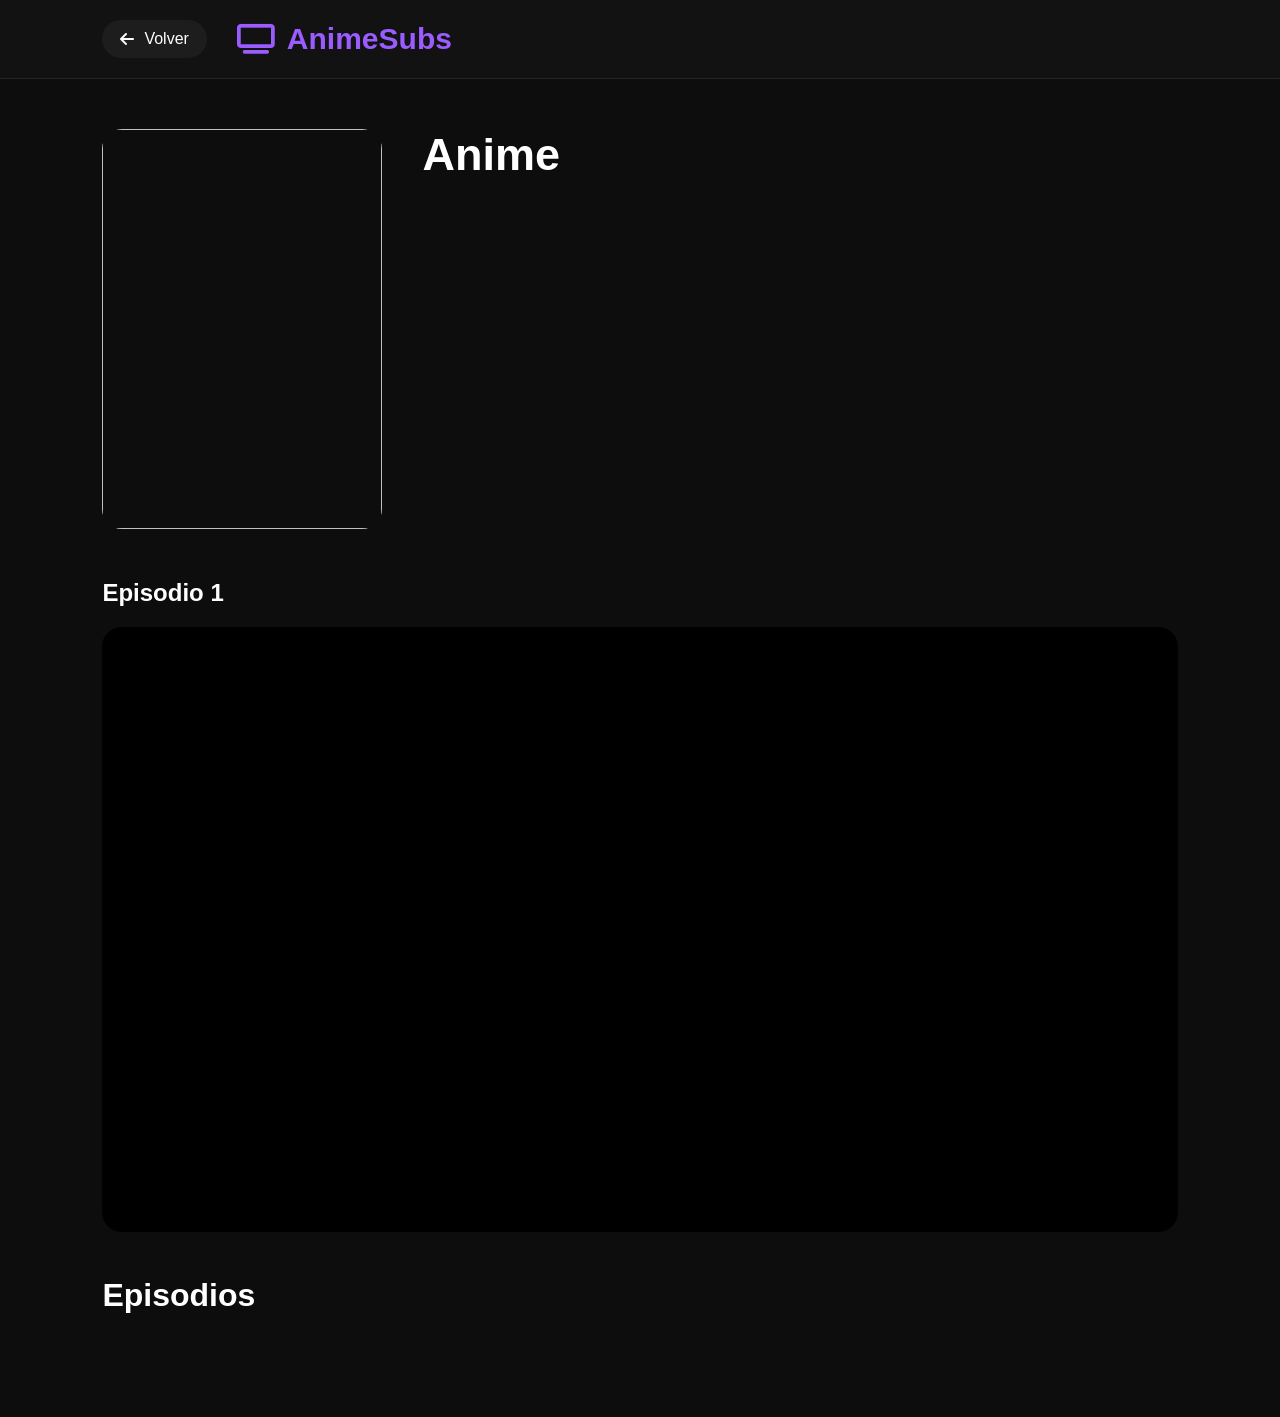
<file: anime.html>
<!DOCTYPE html>
<html lang="es">

<head>

<meta charset="UTF-8">

<meta name="viewport" content="width=device-width, initial-scale=1.0">

<title>AnimeSubs</title>


<link rel="stylesheet" href="anime.css">

<link rel="stylesheet" href="https://cdn.plyr.io/3.7.8/plyr.css">

<link rel="stylesheet"
href="https://cdnjs.cloudflare.com/ajax/libs/font-awesome/6.7.2/css/all.min.css">


</head>


<body>


<header>


<a href="index.html" class="back">

<i class="fa-solid fa-arrow-left"></i>

Volver

</a>


<div class="logo-page">

    <i class="fa-solid fa-tv"></i>

    <h1 class="as">
        AnimeSubs
    </h1>

</div>


</header>





<main>


<section class="anime-info">


<img id="cover">



<div class="info">


<h2 id="title">
Anime
</h2>



<p id="genre"></p>

<p id="type"></p>

<p id="year"></p>

<p id="rating"></p>

<p id="status"></p>


<p id="description"></p>


</div>


</section>








<section class="player">


<h2 id="episodeTitle">
Episodio 1
</h2>


<div class="video-container">

    <div id="playerMessage"></div>

    <video id="video" playsinline></video>

    <iframe
        id="iframePlayer"
        allowfullscreen
        allow="autoplay; fullscreen"
        frameborder="0">
    </iframe>

</div>


</section>








<section id="episodesSection">


<h2 class="title">
Episodios
</h2>


<div id="episodes">


</div>


</section>









<section>


<br>


<div id="seasons">


</div>


</section>







</main>

<script>

const savedTheme = localStorage.getItem("theme");

if(savedTheme === "light"){
    document.body.classList.add("light");
}

</script>

<script src="https://cdn.plyr.io/3.7.8/plyr.polyfilled.js"></script>
<script src="anime.js"></script>

</body>

</html>
</file>
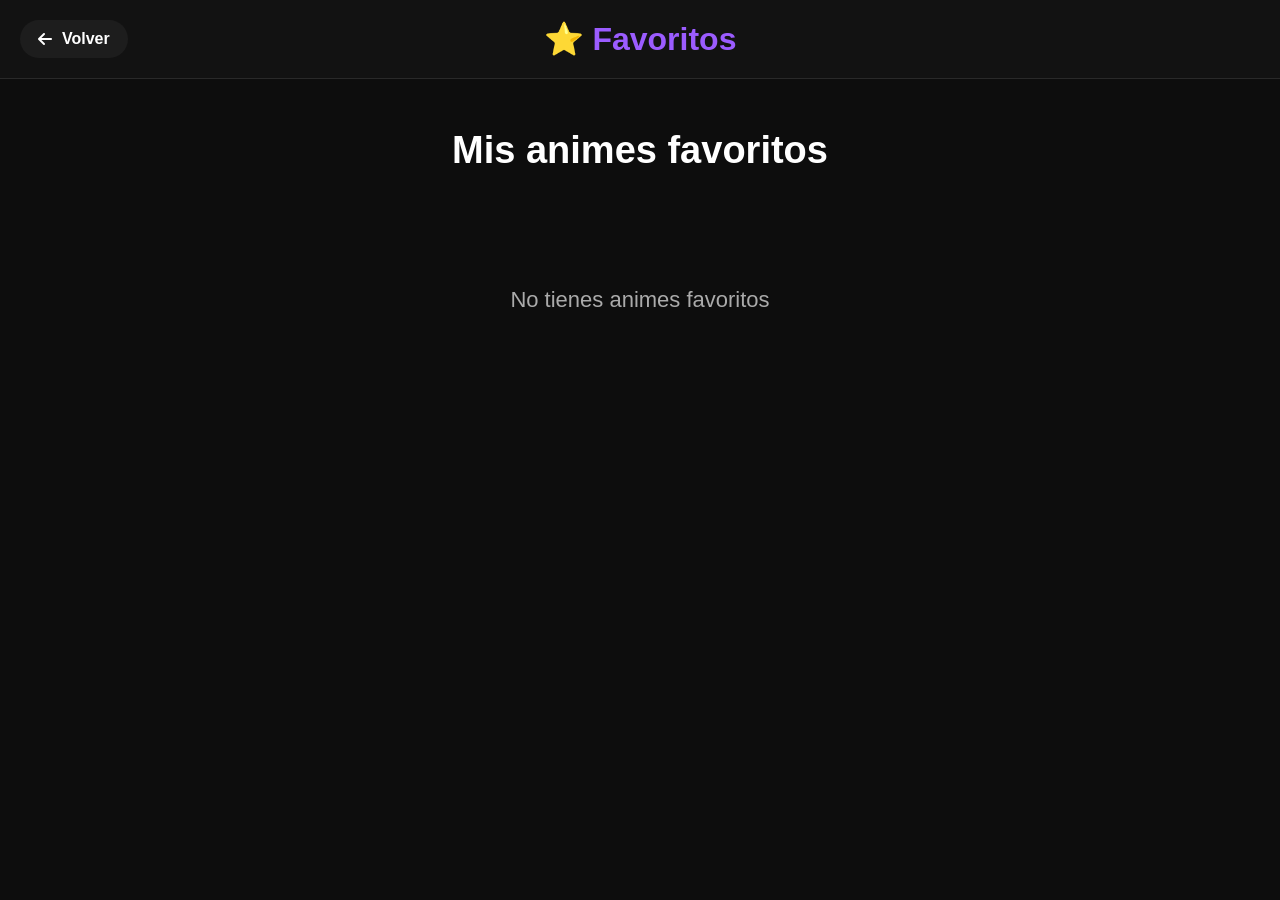
<file: favoritos.html>
<!DOCTYPE html>
<html lang="es">

<head>

<meta charset="UTF-8">

<meta name="viewport" content="width=device-width, initial-scale=1.0">

<title>Favoritos - AnimeSubs</title>

<link rel="stylesheet" href="favoritos.css">

<link rel="stylesheet"
href="https://cdnjs.cloudflare.com/ajax/libs/font-awesome/6.7.2/css/all.min.css">

</head>


<body>


<header>


<a href="index.html" class="back">

<i class="fa-solid fa-arrow-left"></i>

Volver

</a>



<h1>

⭐ Favoritos

</h1>



</header>





<main>


<section>


<h2 class="title">

Mis animes favoritos

</h2>



<div id="favoritesGrid" class="grid">


</div>



</section>


</main>



<script>

const savedTheme = localStorage.getItem("theme");

if(savedTheme === "light"){
    document.body.classList.add("light");
}

</script>

<script src="favoritos.js"></script>


</body>

</html>
</file>
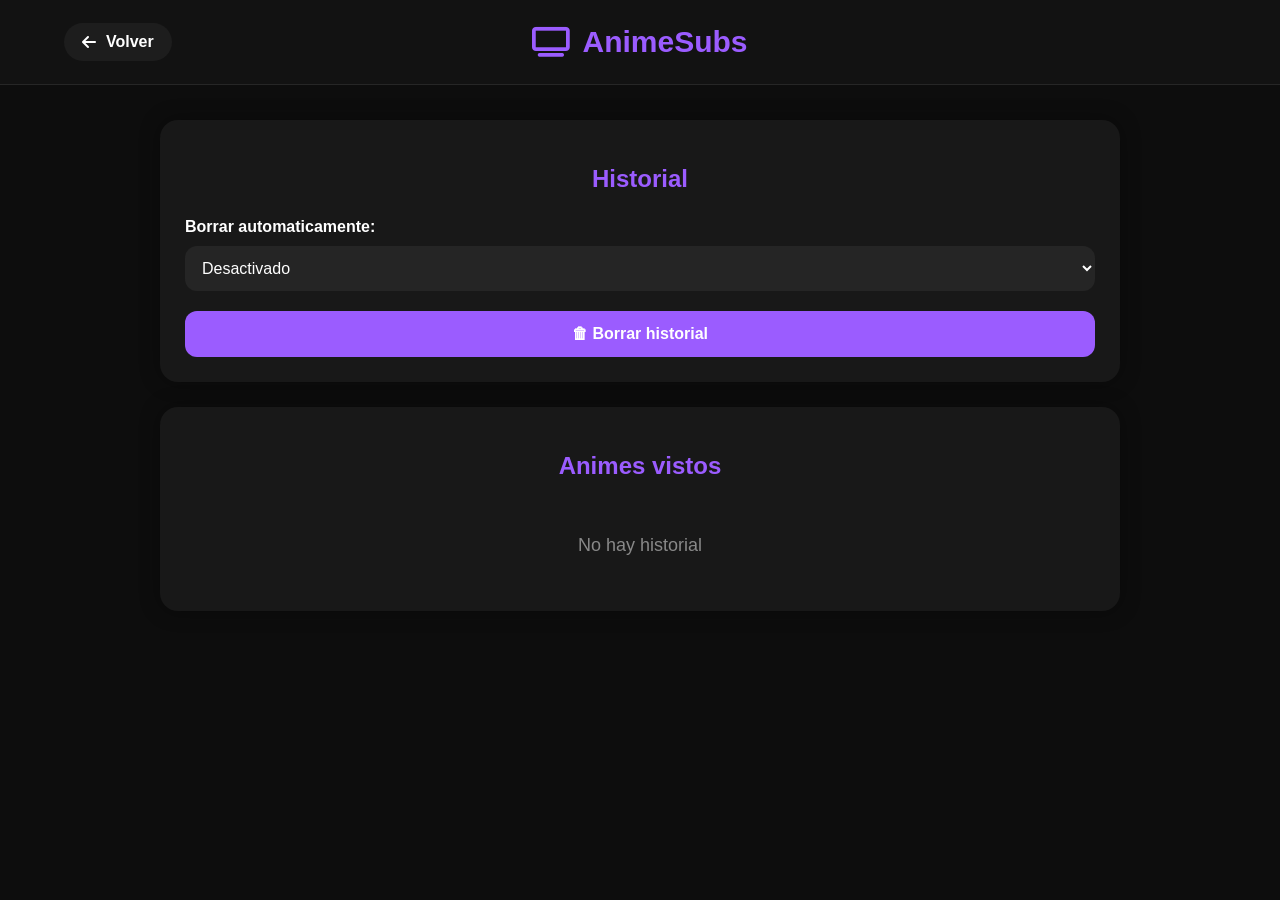
<file: historial.html>
<!DOCTYPE html>
<html lang="es">

<head>

<meta charset="UTF-8">

<meta name="viewport" content="width=device-width, initial-scale=1.0">

<title>Historial - AnimeSubs</title>

<link rel="stylesheet" href="historial.css">

<link rel="stylesheet"
href="https://cdnjs.cloudflare.com/ajax/libs/font-awesome/6.7.2/css/all.min.css">

</head>


<body>


<header>


<a href="index.html" class="back">

<i class="fa-solid fa-arrow-left"></i>

Volver

</a>



<div class="logo-page">

<i class="fa-solid fa-tv"></i>

<h1>
AnimeSubs
</h1>

</div>


</header>





<main>



<section class="history-settings">


<h2>
Historial
</h2>



<label>

Borrar automaticamente:

</label>



<select id="autoDelete">


<option value="0">
Desactivado
</option>


<option value="3600000">
1 hora
</option>


<option value="86400000">
1 dia
</option>


<option value="604800000">
7 dias
</option>


<option value="2592000000">
1 mes
</option>


<option value="7776000000">
3 meses
</option>


<option value="23328000000">
9 meses
</option>


<option value="31536000000">
1 año
</option>


</select>



<button id="clearHistory">

🗑 Borrar historial

</button>



</section>






<section class="history-list">


<h2>
Animes vistos
</h2>



<div id="historyContainer">

</div>


</section>



</main>





<script>

const savedTheme = localStorage.getItem("theme");

if(savedTheme === "light"){

document.body.classList.add("light");

}

</script>



<script src="historial.js"></script>


</body>

</html>
</file>
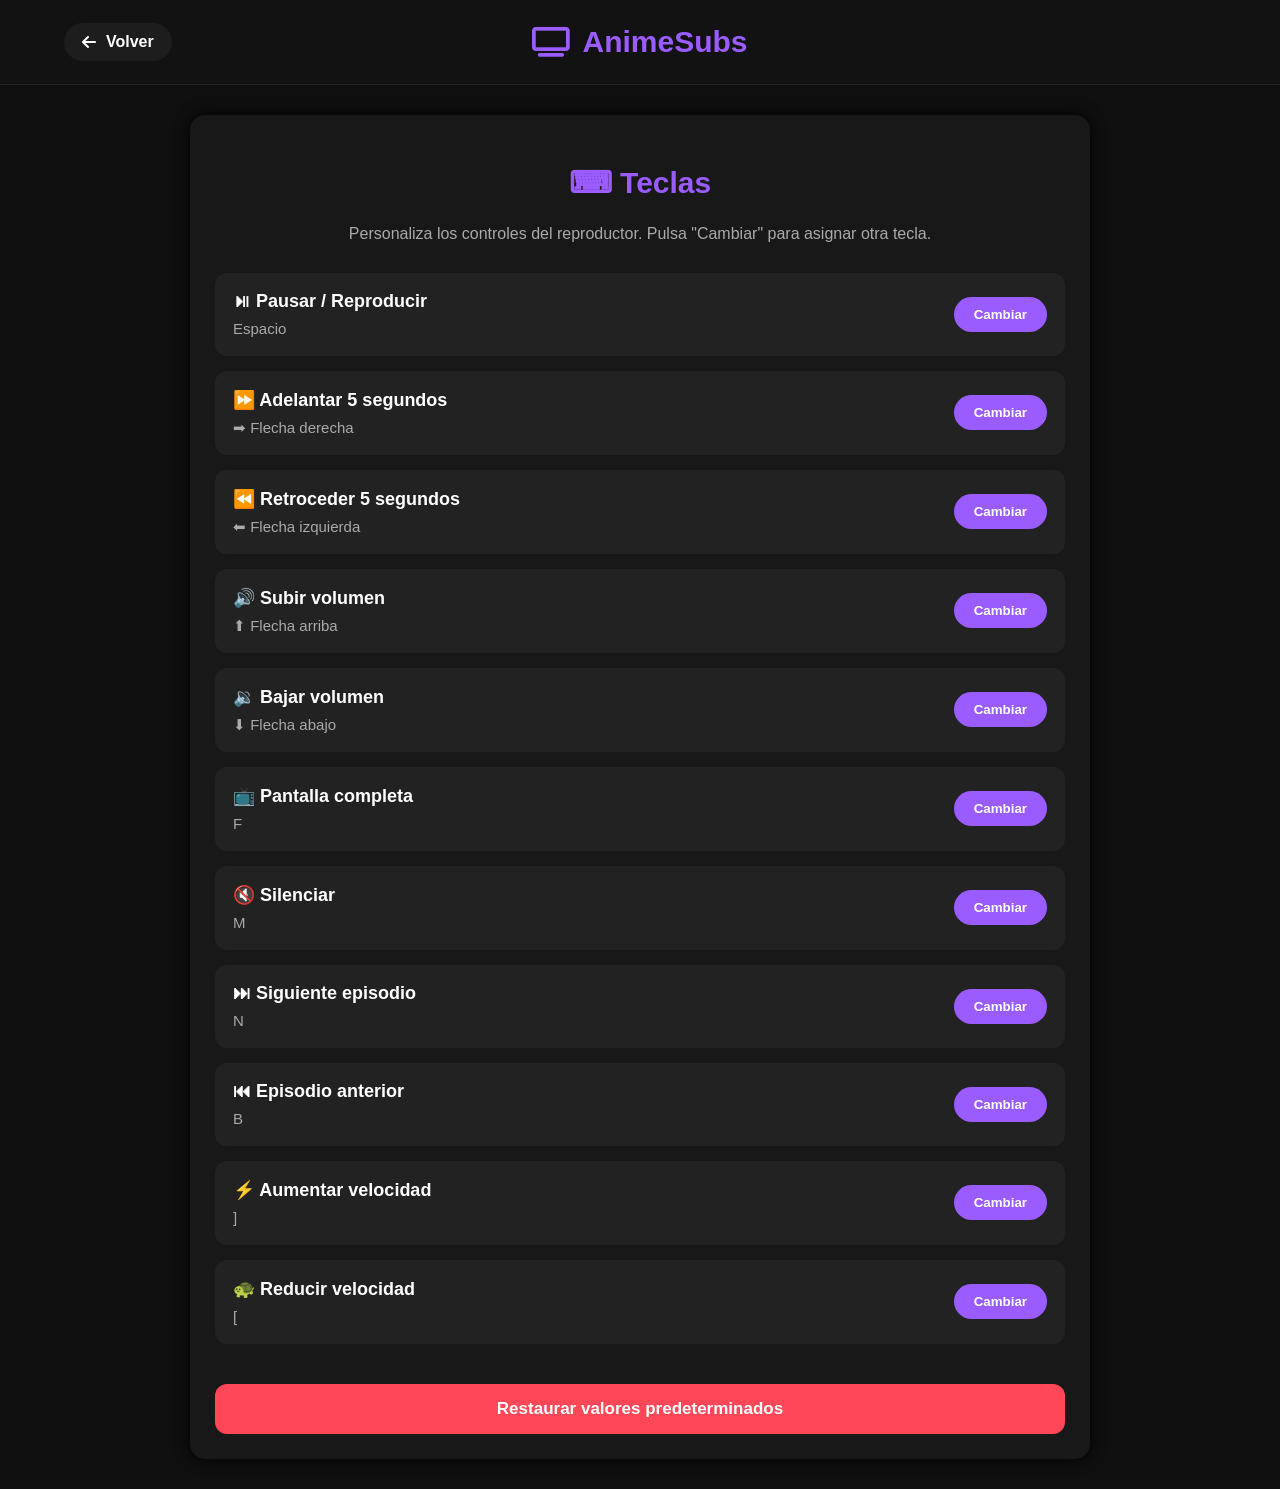
<file: hotkeys.html>
<!DOCTYPE html>
<html lang="es">

<head>

<meta charset="UTF-8">

<meta name="viewport" content="width=device-width, initial-scale=1.0">


<title>Teclas - AnimeSubs</title>


<link rel="stylesheet" href="hotkeys.css">


<link rel="stylesheet"
href="https://cdnjs.cloudflare.com/ajax/libs/font-awesome/6.7.2/css/all.min.css">


</head>



<body>



<header>


<a href="index.html" class="back">

<i class="fa-solid fa-arrow-left"></i>

Volver

</a>




<div class="logo-page">

<i class="fa-solid fa-tv"></i>

<h1>

AnimeSubs

</h1>

</div>


</header>








<main>


<section class="hotkeys-container">


<h2>

⌨ Teclas

</h2>



<p class="description">

Personaliza los controles del reproductor.

Pulsa "Cambiar" para asignar otra tecla.

</p>








<div class="hotkey-list">





<div class="hotkey-card">


<div>


<h3>

⏯ Pausar / Reproducir

</h3>

<span>

Espacio

</span>

</div>



<button data-key="space">

Cambiar

</button>


</div>








<div class="hotkey-card">


<div>


<h3>

⏩ Adelantar 5 segundos

</h3>

<span>

Flecha derecha

</span>

</div>


<button data-key="right">

Cambiar

</button>


</div>








<div class="hotkey-card">


<div>


<h3>

⏪ Retroceder 5 segundos

</h3>


<span>

Flecha izquierda

</span>


</div>


<button data-key="left">

Cambiar

</button>


</div>








<div class="hotkey-card">


<div>


<h3>

🔊 Subir volumen

</h3>


<span>

Flecha arriba

</span>


</div>


<button data-key="up">

Cambiar

</button>


</div>








<div class="hotkey-card">


<div>


<h3>

🔉 Bajar volumen

</h3>


<span>

Flecha abajo

</span>


</div>


<button data-key="down">

Cambiar

</button>


</div>








<div class="hotkey-card">


<div>


<h3>

📺 Pantalla completa

</h3>


<span>

F

</span>


</div>


<button data-key="fullscreen">

Cambiar

</button>


</div>








<div class="hotkey-card">


<div>


<h3>

🔇 Silenciar

</h3>


<span>

M

</span>


</div>


<button data-key="mute">

Cambiar

</button>


</div>








<div class="hotkey-card">


<div>


<h3>

⏭ Siguiente episodio

</h3>


<span>

N

</span>


</div>


<button data-key="next">

Cambiar

</button>


</div>








<div class="hotkey-card">


<div>


<h3>

⏮ Episodio anterior

</h3>


<span>

B

</span>


</div>


<button data-key="previous">

Cambiar

</button>


</div>








<div class="hotkey-card">


<div>


<h3>

⚡ Aumentar velocidad

</h3>


<span>

]

</span>


</div>


<button data-key="speedUp">

Cambiar

</button>


</div>








<div class="hotkey-card">


<div>


<h3>

🐢 Reducir velocidad

</h3>


<span>

[

</span>


</div>


<button data-key="speedDown">

Cambiar

</button>


</div>







</div>






<button id="resetHotkeys" class="reset">

Restaurar valores predeterminados

</button>





</section>


</main>








<script>


const savedTheme = localStorage.getItem("theme");


if(savedTheme === "light"){

document.body.classList.add("light");

}


</script>



<script src="hotkeys.js"></script>



</body>

</html>
</file>
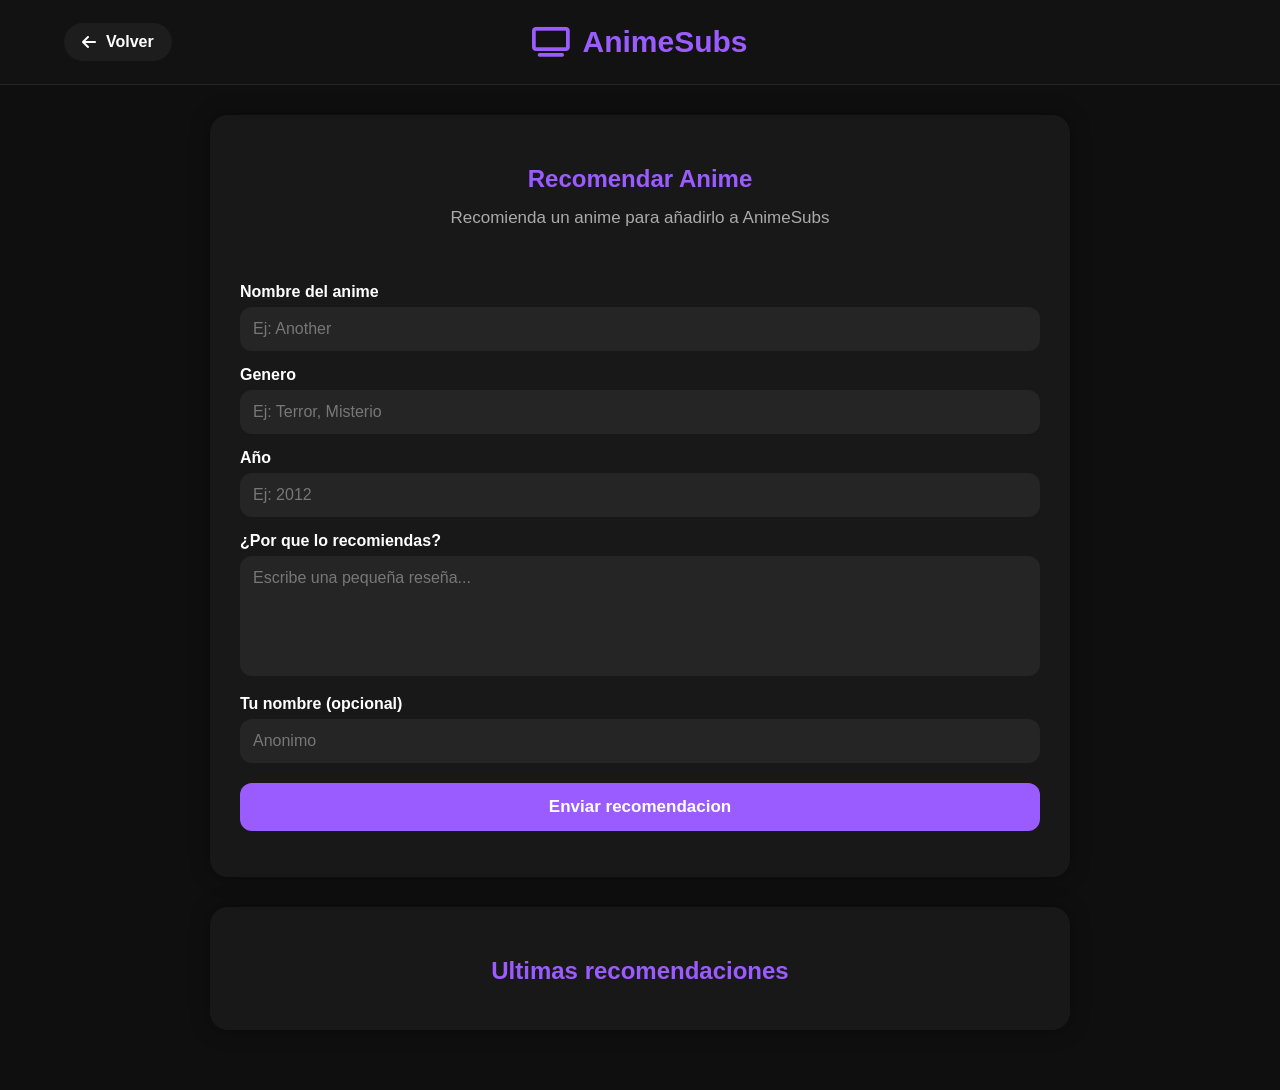
<file: recomendar.html>
<!DOCTYPE html>
<html lang="es">

<head>

<meta charset="UTF-8">

<meta name="viewport" content="width=device-width, initial-scale=1.0">


<title>Recomendar Anime</title>


<link rel="stylesheet" href="recomendar.css">


<link rel="stylesheet"
href="https://cdnjs.cloudflare.com/ajax/libs/font-awesome/6.7.2/css/all.min.css">


</head>


<body>



<header>


<a href="index.html" class="back">

<i class="fa-solid fa-arrow-left"></i>

Volver

</a>


<div class="logo-page">

    <i class="fa-solid fa-tv"></i>

    <h1 class="as">
        AnimeSubs
    </h1>

</div>

</header>





<main>


<section class="form-container">


<h2>
Recomendar Anime
</h2>



<p class="subtitle">
Recomienda un anime para añadirlo a AnimeSubs
</p>




<form id="animeForm">



<label>
Nombre del anime
</label>


<input 
type="text" 
id="nombre"
placeholder="Ej: Another"
required>





<label>
Genero
</label>


<input 
type="text"
id="genero"
placeholder="Ej: Terror, Misterio">





<label>
Año
</label>


<input 
type="number"
id="anio"
placeholder="Ej: 2012">






<label>
¿Por que lo recomiendas?
</label>


<textarea 
id="descripcion"
placeholder="Escribe una pequeña reseña..."
required></textarea>






<label>
Tu nombre (opcional)
</label>


<input 
type="text"
id="usuario"
placeholder="Anonimo">






<button type="submit">

Enviar recomendacion

</button>




</form>




<p id="mensaje"></p>



</section>








<section class="lista-container">



<h2>
Ultimas recomendaciones
</h2>



<div id="listaRecomendaciones">


</div>



</section>





</main>




<script>

const savedTheme = localStorage.getItem("theme");

if(savedTheme === "light"){
    document.body.classList.add("light");
}

</script>

<script src="recomendar.js"></script>



</body>

</html>
</file>
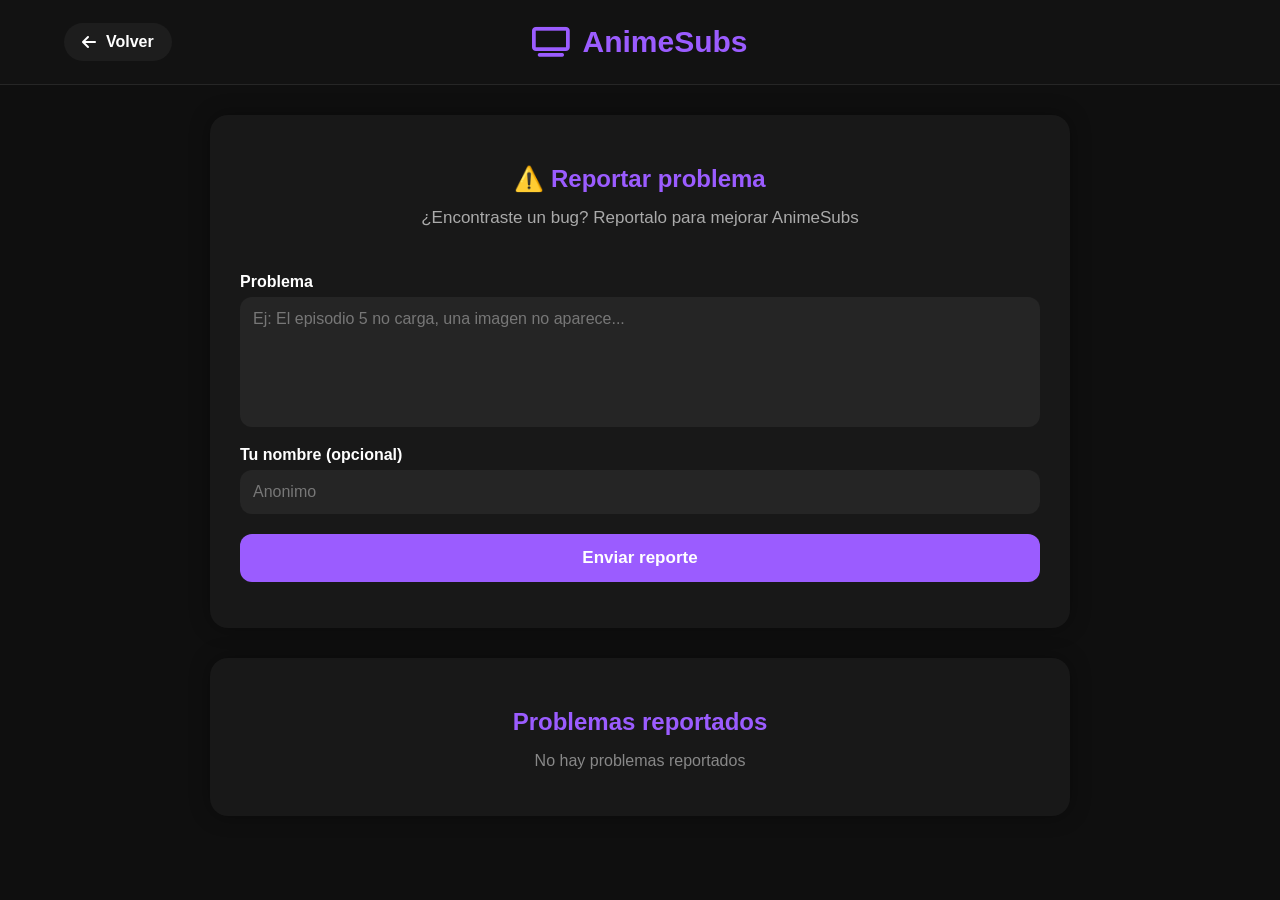
<file: reportar.html>
<!DOCTYPE html>
<html lang="es">

<head>

<meta charset="UTF-8">

<meta name="viewport" content="width=device-width, initial-scale=1.0">

<title>Reportar problema</title>


<link rel="stylesheet" href="reportar.css">


<link rel="stylesheet"
href="https://cdnjs.cloudflare.com/ajax/libs/font-awesome/6.7.2/css/all.min.css">


</head>


<body>


<header>


<a href="index.html" class="back">

<i class="fa-solid fa-arrow-left"></i>

Volver

</a>



<div class="logo-page">

<i class="fa-solid fa-tv"></i>

<h1>
AnimeSubs
</h1>

</div>


</header>





<main>



<section class="form-container">



<h2>

⚠️ Reportar problema

</h2>



<p class="subtitle">

¿Encontraste un bug? Reportalo para mejorar AnimeSubs

</p>





<form id="reportForm">



<label>

Problema

</label>




<textarea id="problema" placeholder="Ej: El episodio 5 no carga, una imagen no aparece..." required></textarea>




<label>

Tu nombre (opcional)

</label>




<input

type="text"

id="usuario"

placeholder="Anonimo">





<button type="submit">

Enviar reporte

</button>

<p id="mensaje"></p>


</form>





</section>








<section class="lista-container">



<h2>

Problemas reportados

</h2>




<div id="listaReportes">

</div>




</section>





</main>






<script>


const savedTheme =
localStorage.getItem("theme");



if(savedTheme === "light"){

document.body.classList.add("light");

}



</script>




<script src="reportar.js"></script>



</body>

</html>
</file>
<file: anime.css>
*{
    margin:0;
    padding:0;
    box-sizing:border-box;
    font-family:Arial, Helvetica, sans-serif;
}


body{
    background:#0d0d0d;
    color:white;
}



/* HEADER */

header{

    display:flex;
    align-items:center;
    gap:30px;

    padding:20px 8%;

    background:#121212;

    border-bottom:1px solid #242424;

}


header h1{

    color:#9b5cff;

}



.back{

    display:flex;

    align-items:center;

    gap:10px;

    text-decoration:none;

    color:white;

    background:#1d1d1d;

    padding:10px 18px;

    border-radius:25px;

    transition:.3s;

}



.back:hover{

    background:#9b5cff;

}





/* INFO */

.anime-info{

    display:flex;

    gap:40px;

    padding:50px 8%;

}



.anime-info img{

    width:280px;

    height:400px;

    object-fit:cover;

    border-radius:20px;

}



.info{

    max-width:700px;

}



.info h2{

    font-size:45px;

    margin-bottom:20px;

}



.info p{

    color:#ccc;

    margin:12px 0;

    line-height:1.5;

}





/* VIDEO */

.player{

    padding:0 8%;

}



.player h2{

    margin-bottom:20px;

}



.video-container{

    width:100%;

    background:black;

    border-radius:20px;

    overflow:hidden;

}



.video-container{

    width:100%;

    aspect-ratio:16/9;

    background:#000;

    border-radius:20px;

    overflow:hidden;

    position:relative;

}



#video,
#iframePlayer{

    width:100%;

    height:100%;

    border:none;

    display:block;

    background:rgb(0, 0, 0);

}



#iframePlayer{

    display:none;

}





/* TITULOS */

.title{

    margin:45px 8% 25px;

    font-size:32px;

}





/* EPISODIOS */

#episodes{

    padding:0 8%;

    display:grid;

    grid-template-columns:

    repeat(auto-fill,minmax(150px,1fr));

    gap:20px;

}



.episode-card{

    background:#181818;

    border:1px solid #252525;

    padding:20px;

    border-radius:15px;

    cursor:pointer;

    transition:.3s;

}



.episode-card:hover{

    transform:translateY(-5px);

    background:#9b5cff;

}



.episode-name{

    color:#ccc;

}





/* TEMPORADAS */

#seasons{

    padding:0 8% 60px;

    display:grid;

    grid-template-columns:

    repeat(auto-fill,minmax(230px,1fr));

    gap:20px;

}



.season-card{

    background:#181818;

    border-radius:18px;

    padding:25px;

    border:1px solid #252525;

}



.season-card h3{

    margin-bottom:15px;

}



.season-card button{

    background:#9b5cff;

    color:white;

    border:none;

    padding:10px 20px;

    border-radius:25px;

    cursor:pointer;

}





@media(max-width:800px){

#iframePlayer{

    height:250px;

}

.anime-info{

    flex-direction:column;

    align-items:center;

    text-align:center;

}


.anime-info img{

    width:230px;

    height:330px;

}


.info h2{

    font-size:35px;

}


}

.not-available{


    display:flex;

    justify-content:center;

    align-items:center;

    background:#151515;

    color:#aaa;

    font-size:28px;

    font-weight:bold;


}

.video-message{
    width:100%;
    height:100%;
    display:flex;
    justify-content:center;
    align-items:center;
    background:#151515;
    color:#aaa;
    font-size:28px;
    font-weight:bold;
}


.episode-card.disabled{

opacity:0.5;

cursor:not-allowed;

}

.episode-card{

    min-height: 74px;

    display: flex;

    justify-content: center;

    align-items: center;

}

.episode-name{

    margin: 0;

    text-align: center;

}

/* =========================
TEMA CLARO ANIME
========================= */


body.light{

    background:#ffffff;

    color:#111;

}


/* =========================
HEADER
========================= */


body.light header{

    background:#ffffff;

    border-bottom:1px solid #ddd;

}



body.light header h1{

    color:#9b5cff;

}



body.light .back{

    background:#f2f2f2;

    color:#111;

}



body.light .back:hover{

    background:#9b5cff;

    color:white;

}



/* =========================
INFORMACION ANIME
========================= */


body.light .anime-info{

    background:#ffffff;

}



body.light .info h2{

    color:#111;

}



body.light .info p{

    color:#333;

}



/* =========================
VIDEO
========================= */


body.light .video-container{

    background:#000;

}



/* =========================
TITULOS
========================= */


body.light .title,
body.light .player h2{

    color:#111;

}



/* =========================
EPISODIOS
========================= */


body.light #episodes{

    background:#ffffff;

}



body.light .episode-card{

    background:#f2f2f2;

    color:#111;

    border:1px solid #ddd;

}



body.light .episode-name{

    color:#111;

}



body.light .episode-card:hover{

    background:#9b5cff;

}



body.light .episode-card:hover .episode-name{

    color:white;

}



/* =========================
TEMPORADAS
========================= */


body.light .season-card{

    background:#ffffff;

    color:#111;

    border:1px solid #ddd;

}



body.light .season-card h3{

    color:#111;

}



/* =========================
MENSAJES NO DISPONIBLE
========================= */


body.light .not-available,
body.light .video-message{

    background:#f2f2f2;

    color:#111;

}



/* =========================
BOTONES
========================= */


body.light button{

    color:white;

}

/* LOGO ANIMESUBS */

.logo-page{

    display:flex;

    align-items:center;

    gap:12px;

}


.logo-page i{

    font-size:30px;

    color:#9b5cff;

}


.logo-page .as{

    color:#9b5cff;

    font-size:30px;

    margin:0;

}

/* =========================
PLAYER MESSAGE
========================= */

.video-container{

position:relative;

}

#playerMessage{

position:absolute;

top:50%;

left:50%;

transform:translate(-50%,-50%);

padding:16px 30px;

background:rgba(0,0,0,.75);

color:white;

font-size:22px;

font-weight:bold;

border-radius:16px;

backdrop-filter:blur(8px);

opacity:0;

transition:.25s;

pointer-events:none;

z-index:9999;

}

#playerMessage.show{

opacity:1;

}
</file>
<file: favoritos.css>
*{

margin:0;
padding:0;
box-sizing:border-box;
font-family:Arial, Helvetica, sans-serif;

}



body{

background:#0d0d0d;

color:white;

}



header{

display:flex;

align-items:center;

justify-content:center;

position:relative;

padding:20px;

background:#121212;

border-bottom:1px solid #292929;

}



header h1{

color:#9b5cff;

}



.back{

position:absolute;

left:20px;

color:white;

text-decoration:none;

font-weight:bold;

}



.back:hover{

color:#9b5cff;

}



.title{

    margin:50px 0 35px;

    text-align:center;

    font-size:38px;

}


.grid{

    max-width:1500px;

    margin:auto;

    padding:0 35px 70px;

    display:grid;

    grid-template-columns:

    repeat(auto-fill,minmax(240px,1fr));

    gap:30px;

}


.card{

background:#181818;

border-radius:20px;

overflow:hidden;

border:1px solid #292929;

cursor:pointer;

transition:.3s;

}



.card:hover{

transform:translateY(-8px);

border-color:#9b5cff;

}



.card img{

width:100%;

height:340px;

object-fit:cover;

}



.info{

padding:18px;

}



.info h3{

margin-bottom:10px;

}



.info p{

color:#ccc;

margin:6px 0;

}



.empty{

    width:100%;

    grid-column:1/-1;

    text-align:center;

    color:#aaa;

    font-size:22px;

    padding:80px 20px;

}



@media(max-width:650px){


.grid{

grid-template-columns:1fr 1fr;

padding:20px;

gap:15px;

}


.card img{

height:240px;

}



.title{

text-align:center;

font-size:28px;

}



}

/* =========================
TEMA CLARO FAVORITOS
========================= */


body.light{

    background:#f5f5f5;

    color:#111;

}


body.light header{

    background:white;

}


body.light nav a{

    color:#222;

}


body.light .card{

    background:white;

    color:#111;

    border:1px solid #ddd;

}


body.light .card-info p{

    color:#555;

}


body.light footer{

    background:white;

}


body.light footer p{

    color:#555;

}

/* =========================
FAVORITOS - BOTON VOLVER IGUAL
A ANIME Y RECOMENDAR
========================= */


.back{

    display:flex;

    align-items:center;

    gap:10px;

    text-decoration:none;

    color:white;

    background:#1d1d1d;

    padding:10px 18px;

    border-radius:25px;

    transition:.3s;

}



.back:hover{

    background:#9b5cff;

    color:white;

}



/* TEMA CLARO */

body.light .back{

    background:#f2f2f2;

    color:#111;

}



body.light .back:hover{

    background:#9b5cff;

    color:white;

}
</file>
<file: historial.css>
*{

box-sizing:border-box;

font-family:Arial, Helvetica, sans-serif;

}



body{

margin:0;

background:#0d0d0d;

color:white;

}



/* =========================
HEADER
========================= */


header{

display:flex;

align-items:center;

justify-content:center;

position:relative;

padding:25px 5%;

background:#121212;

border-bottom:1px solid #262626;

}



.logo-page{

display:flex;

align-items:center;

gap:12px;

}



.logo-page i{

font-size:30px;

color:#9b5cff;

}



.logo-page h1{

margin:0;

font-size:30px;

color:#9b5cff;

}



.back{

position:absolute;

left:5%;

display:flex;

align-items:center;

gap:10px;

text-decoration:none;

color:white;

background:#1d1d1d;

padding:10px 18px;

border-radius:25px;

font-weight:bold;

transition:.3s;

}



.back:hover{

background:#9b5cff;

color:white;

}



/* =========================
CONTENIDO
========================= */


main{

width:90%;

max-width:1000px;

margin:auto;

padding:35px 20px;

}



.history-settings,
.history-list{

background:#181818;

padding:25px;

border-radius:18px;

margin-bottom:25px;

box-shadow:0 0 20px rgba(0,0,0,.35);

}



h2{

text-align:center;

color:#9b5cff;

margin-bottom:25px;

}



/* =========================
CONFIGURACION
========================= */


label{

display:block;

margin-bottom:10px;

font-weight:bold;

}



select{

width:100%;

padding:13px;

border:none;

border-radius:12px;

background:#252525;

color:white;

font-size:16px;

outline:none;

}



button{

width:100%;

margin-top:20px;

padding:14px;

border:none;

border-radius:12px;

background:#9b5cff;

color:white;

font-size:16px;

font-weight:bold;

cursor:pointer;

transition:.3s;

}



button:hover{

background:#8b5cf6;

}



/* =========================
HISTORIAL ITEMS
========================= */


.history-card{

display:flex;

align-items:center;

gap:20px;

background:#222;

padding:15px;

border-radius:15px;

margin-bottom:15px;

cursor:pointer;

transition:.3s;

}



.history-card:hover{

transform:translateY(-4px);

border:1px solid #9b5cff;

}



.history-card img{

width:90px;

height:120px;

object-fit:cover;

border-radius:12px;

}



.history-info h3{

margin:0 0 10px;

color:#9b5cff;

}



.history-info p{

color:#aaa;

margin:5px 0;

}



/* =========================
SIN HISTORIAL
========================= */


.empty{

text-align:center;

color:#888;

font-size:18px;

padding:30px;

}



/* =========================
TEMA CLARO
========================= */


body.light{

background:#ffffff;

color:#111;

}



body.light header{

background:#ffffff;

border-bottom:1px solid #ddd;

}



body.light .back{

background:#f2f2f2;

color:#111;

}



body.light .back:hover{

background:#9b5cff;

color:white;

}



body.light .history-settings,
body.light .history-list{

background:#ffffff;

color:#111;

border:1px solid #ddd;

box-shadow:0 5px 20px rgba(0,0,0,.08);

}



body.light label{

color:#222;

}



body.light select{

background:#f5f5f5;

color:#111;

border:1px solid #ddd;

}



body.light .history-card{

background:#ffffff;

border:1px solid #ddd;

}



body.light .history-info p{

color:#555;

}



body.light .empty{

color:#666;

}



/* =========================
MOVIL
========================= */


@media(max-width:700px){


header{

padding:20px;

}



.logo-page h1{

font-size:24px;

}



.logo-page i{

font-size:24px;

}



.back{

left:15px;

padding:8px 12px;

font-size:14px;

}



main{

width:95%;

padding:20px 10px;

}



.history-card{

gap:15px;

}



.history-card img{

width:70px;

height:95px;

}



.history-info h3{

font-size:17px;

}


}
</file>
<file: hotkeys.css>
*{

box-sizing:border-box;

font-family:Arial,sans-serif;

}



body{

margin:0;

background:#0f0f0f;

color:white;

}



header{

display:flex;

align-items:center;

justify-content:center;

position:relative;

padding:25px 5%;

background:#121212;

border-bottom:1px solid #262626;

}



.logo-page{

display:flex;

align-items:center;

gap:12px;

}



.logo-page i{

font-size:30px;

color:#9b5cff;

}



.logo-page h1{

margin:0;

font-size:30px;

color:#9b5cff;

}



.logo-page span{

color:#9b5cff;

}





.back{

position:absolute;

left:5%;

display:flex;

align-items:center;

gap:10px;

text-decoration:none;

color:white;

background:#1d1d1d;

padding:10px 18px;

border-radius:25px;

font-weight:bold;

transition:.3s;

}



.back:hover{

background:#9b5cff;

}





main{

width:90%;

max-width:900px;

margin:auto;

padding:30px 0;

}





.hotkeys-container{

background:#181818;

padding:25px;

border-radius:15px;

box-shadow:0 0 15px #000;

}





h2{

text-align:center;

color:#9b5cff;

font-size:30px;

}





.description{

text-align:center;

color:#aaa;

margin-bottom:30px;

}





.hotkey-card{

display:flex;

justify-content:space-between;

align-items:center;

background:#222;

padding:18px;

border-radius:12px;

margin-bottom:15px;

}



.hotkey-card h3{

margin:0 0 8px;

color:white;

font-size:18px;

}



.hotkey-card span{

color:#aaa;

font-size:15px;

}





.hotkey-card button{

background:#9b5cff;

border:none;

color:white;

padding:10px 20px;

border-radius:20px;

cursor:pointer;

font-weight:bold;

}



.hotkey-card button:hover{

background:#8b5cf6;

}





.reset{

width:100%;

margin-top:25px;

padding:15px;

border:none;

border-radius:12px;

background:#ff4757;

color:white;

font-size:17px;

font-weight:bold;

cursor:pointer;

}



.reset:hover{

background:#ff6b81;

}









/* TEMA CLARO */



body.light{

background:white;

color:#111;

}



body.light header{

background:white;

border-bottom:1px solid #ddd;

}



body.light .logo-page h1{

color:#111;

}



body.light .back{

background:#eee;

color:#111;

}



body.light .hotkeys-container{

background:white;

box-shadow:0 5px 20px rgba(0,0,0,.1);

}



body.light .hotkey-card{

background:#f5f5f5;

}



body.light .hotkey-card h3{

color:#111;

}



body.light .description{

color:#555;

}



body.light .hotkey-card span{

color:#777;

}









/* MOVIL */



@media(max-width:600px){



header{

padding:20px 10px;

}



.logo-page h1{

font-size:24px;

}



.logo-page i{

font-size:24px;

}



.back{

left:10px;

padding:8px 12px;

font-size:14px;

}



main{

width:95%;

}



.hotkeys-container{

padding:18px;

}



.hotkey-card{

flex-direction:column;

align-items:flex-start;

gap:15px;

}



.hotkey-card button{

width:100%;

}



}
</file>
<file: recomendar.css>
*{

    box-sizing:border-box;

    font-family:Arial, Helvetica, sans-serif;

}


body{

    margin:0;

    background:#0f0f0f;

    color:white;

}



/* =========================
HEADER
========================= */


header{

    display:flex;

    align-items:center;

    justify-content:center;

    position:relative;

    padding:25px 5%;

    background:#121212;

    border-bottom:1px solid #262626;

}



.logo-page{

    display:flex;

    align-items:center;

    gap:12px;

}



.logo-page i{

    font-size:30px;

    color:#9b5cff;

}



.logo-page .as{

    margin:0;

    font-size:30px;

    color:#9b5cff;

}



.back{

    position:absolute;

    left:5%;

    display:flex;

    align-items:center;

    gap:10px;

    text-decoration:none;

    color:white;

    background:#1d1d1d;

    padding:10px 18px;

    border-radius:25px;

    font-weight:bold;

    transition:.3s;

}



.back:hover{

    background:#9b5cff;

    color:white;

}



/* =========================
CONTENIDO
========================= */


main{

    width:90%;

    max-width:900px;

    margin:auto;

    padding:30px 20px;

}



.form-container,
.lista-container{

    background:#181818;

    padding:30px;

    border-radius:18px;

    margin-bottom:30px;

    box-shadow:0 0 20px rgba(0,0,0,.35);

}





/* TITULOS */


h2{

    text-align:center;

    color:#9b5cff;

    margin-bottom:15px;

}



.subtitle{

    text-align:center;

    color:#aaa;

    font-size:17px;

    margin-top:15px;

    margin-bottom:55px;

}



/* =========================
FORMULARIO
========================= */


label{

    display:block;

    margin-top:15px;

    margin-bottom:6px;

    font-weight:bold;

}



input,
textarea{

    width:100%;

    padding:13px;

    border:none;

    outline:none;

    border-radius:12px;

    background:#252525;

    color:white;

    font-size:16px;

}



textarea{

    resize:none;

    height:120px;

}



input::placeholder,
textarea::placeholder{

    color:#777;

}





button{

    margin-top:20px;

    width:100%;

    padding:14px;

    border:none;

    border-radius:12px;

    background:#9b5cff;

    color:white;

    font-size:17px;

    font-weight:bold;

    cursor:pointer;

    transition:.3s;

}



button:hover{

    background:#8b5cf6;

}



/* MENSAJE */


#mensaje{

    text-align:center;

    margin-top:15px;

    color:#00ff88;

}



/* =========================
RECOMENDACIONES
========================= */


.recomendacion{

    background:#222;

    padding:18px;

    margin-top:15px;

    border-radius:14px;

}



.recomendacion h3{

    margin:0 0 12px;

    color:#9b5cff;

}



.recomendacion p{

    line-height:1.5;

}



.recomendacion span{

    color:#aaa;

}



/* TIEMPO */


.recommend-time{

    width:100%;

    margin-top:20px;

    text-align:right;

}



.recommend-time p{

    margin:4px 0;

    font-size:13px;

    color:#888;

}



/* =========================
MOVIL
========================= */


@media(max-width:600px){


main{

    width:95%;

    padding:15px 10px;

}



.form-container,
.lista-container{

    padding:20px;

}



header{

    padding:20px;

}



.logo-page .as{

    font-size:25px;

}



.logo-page i{

    font-size:25px;

}



.back{

    left:15px;

    padding:8px 14px;

}



}

/* =========================
TEMA CLARO
========================= */


body.light{

    background:#ffffff;

    color:#111;

}



/* HEADER */


body.light header{

    background:#ffffff;

    border-bottom:1px solid #ddd;

}



body.light .back{

    background:#f2f2f2;

    color:#111;

}



body.light .back:hover{

    background:#9b5cff;

    color:white;

}



/* LOGO */


body.light .logo-page .as,
body.light .logo-page i{

    color:#9b5cff;

}



/* CAJAS */


body.light .form-container,
body.light .lista-container{

    background:#ffffff;

    color:#111;

    box-shadow:0 5px 20px rgba(0,0,0,.08);

    border:1px solid #ddd;

}



/* TEXTOS */


body.light h2{

    color:#9b5cff;

}



body.light .subtitle{

    color:#555;

}



body.light label{

    color:#222;

}



body.light p{

    color:#222;

}



/* INPUTS */


body.light input,
body.light textarea{

    background:#f5f5f5;

    color:#111;

    border:1px solid #ddd;

}



body.light input::placeholder,
body.light textarea::placeholder{

    color:#777;

}





/* BOTON */


body.light button{

    background:#9b5cff;

    color:white;

}



body.light button:hover{

    background:#8b5cf6;

}



/* RECOMENDACIONES */


body.light .recomendacion{

    background:#ffffff;

    color:#111;

    border:1px solid #ddd;

    box-shadow:0 5px 15px rgba(0,0,0,.08);

}



body.light .recomendacion h3{

    color:#9b5cff;

}



body.light .recomendacion span{

    color:#555;

}



/* FECHAS */


body.light .recommend-time p{

    color:#555;

}





/* =========================
AJUSTES EXTRA
========================= */


.recommend-time p{

    font-family:Arial, Helvetica, sans-serif;

    font-size:13px;

}



body.light main{

    background:#ffffff;

}



body.light section{

    background:#ffffff;

}



/* evita colores negros perdidos */


body.light .recomendacion p,
body.light .lista-container p{

    color:#222;

}



/* =========================
ICONO PC LOGO
========================= */


.logo-page i{

    color:#9b5cff;

}



.logo-page .as{

    color:#9b5cff;

}



/* =========================
ANIMACIONES
========================= */


.form-container,
.lista-container,
.recomendacion{

    transition:.3s;

}



.recomendacion:hover{

    transform:translateY(-3px);

    border-color:#9b5cff;

}



/* =========================
TABLET
========================= */


@media(max-width:800px){


main{

    max-width:95%;

}



.subtitle{

    margin-bottom:40px;

}


}



/* =========================
TELEFONOS PEQUENOS
========================= */


@media(max-width:430px){


.logo-page .as{

    font-size:22px;

}



.logo-page i{

    font-size:22px;

}



.back{

    font-size:14px;

}



.form-container,
.lista-container{

    padding:16px;

}



.recommend-time p{

    font-size:12px;

}


}
</file>
<file: reportar.css>
*{

box-sizing:border-box;

font-family:Arial, Helvetica, sans-serif;

}



body{

margin:0;

background:#0f0f0f;

color:white;

}



/* =========================
HEADER
========================= */


header{

display:flex;

align-items:center;

justify-content:center;

position:relative;

padding:25px 5%;

background:#121212;

border-bottom:1px solid #262626;

}



.logo-page{

display:flex;
align-items:center;
gap:12px;

}


.logo-page i{

font-size:30px;
color:#9b5cff;

}


.logo-page h1{

margin:0;
font-size:30px;
color:#9b5cff;

}





.back{

position:absolute;

left:5%;

display:flex;

align-items:center;

gap:10px;

text-decoration:none;

color:white;

background:#1d1d1d;

padding:10px 18px;

border-radius:25px;

font-weight:bold;

transition:.3s;

}



.back:hover{

background:#9b5cff;

}





/* =========================
CONTENIDO
========================= */


main{

width:90%;

max-width:900px;

margin:auto;

padding:30px 20px;

}





.form-container,
.lista-container{

background:#181818;

padding:30px;

border-radius:18px;

margin-bottom:30px;

box-shadow:0 0 20px rgba(0,0,0,.35);

}





h2{

text-align:center;

color:#9b5cff;

margin-bottom:15px;

}





.subtitle{

text-align:center;

color:#aaa;

font-size:17px;

margin-top:15px;

margin-bottom:45px;

}





/* =========================
FORMULARIO
========================= */


label{

display:block;

margin-top:15px;

margin-bottom:6px;

font-weight:bold;

}





input,
textarea{


width:100%;

padding:13px;

border:none;

outline:none;

border-radius:12px;

background:#252525;

color:white;

font-size:16px;

}





textarea{

resize:none;

height:130px;

}





input::placeholder,
textarea::placeholder{

color:#777;

}






button{


margin-top:20px;

width:100%;

padding:14px;

border:none;

border-radius:12px;

background:#9b5cff;

color:white;

font-size:17px;

font-weight:bold;

cursor:pointer;

transition:.3s;

}




button:hover{

background:#8b5cf6;

}




/* MENSAJE */


#mensaje{

text-align:center;

margin-top:15px;

color:#00ff88;

}





/* =========================
REPORTES
========================= */


.reporte{


background:#222;

padding:18px;

margin-top:15px;

border-radius:14px;

transition:.3s;

}




.reporte:hover{

transform:translateY(-3px);

border:1px solid #9b5cff;

}





.reporte p{


line-height:1.5;

margin-top:0;

}





.reporte span{


color:#aaa;

}





.recommend-time{


width:100%;

margin-top:20px;

text-align:right;

}





.recommend-time p{


margin:4px 0;

font-size:13px;

color:#888;

}







/* =========================
TEMA CLARO
========================= */


body.light{


background:#ffffff;

color:#111;

}





body.light header{


background:white;

border-bottom:1px solid #ddd;

}





body.light .back{


background:#f2f2f2;

color:#111;

}





body.light .back:hover{


background:#9b5cff;

color:white;

}







body.light .form-container,
body.light .lista-container{


background:white;

color:#111;

box-shadow:0 5px 20px rgba(0,0,0,.08);

border:1px solid #ddd;

}





body.light .subtitle{


color:#555;

}





body.light label{


color:#222;

}





body.light input,
body.light textarea{


background:#f5f5f5;

color:#111;

border:1px solid #ddd;

}





body.light input::placeholder,
body.light textarea::placeholder{


color:#777;

}





body.light .reporte{


background:white;

color:#111;

border:1px solid #ddd;

}





body.light .reporte span{


color:#555;

}





body.light .recommend-time p{


color:#555;

}







/* =========================
ANIMACIONES
========================= */


.form-container,
.lista-container,
.reporte{


transition:.3s;

}







/* =========================
MOVIL
========================= */


@media(max-width:600px){



main{


width:95%;

padding:15px 10px;


}





.form-container,
.lista-container{


padding:20px;

}





header{


padding:20px;

}





.logo-page h1{


font-size:25px;

}





.logo-page i{


font-size:25px;

}





.back{


left:15px;

padding:8px 14px;

font-size:14px;

}



}
</file>
